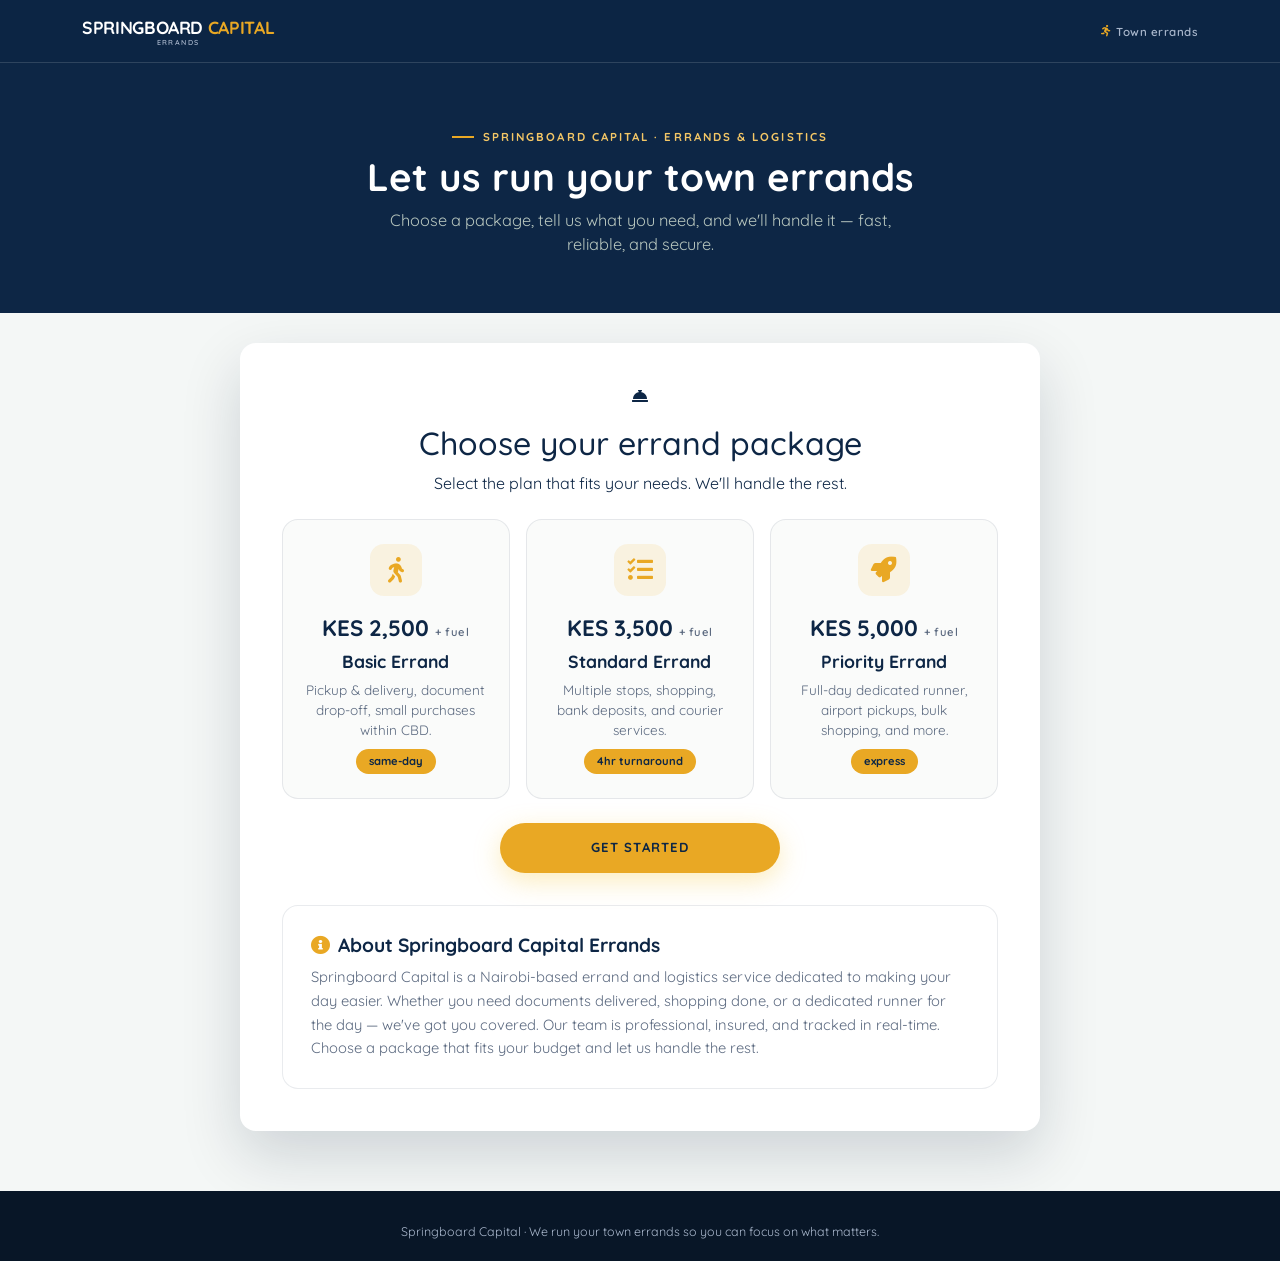
<file: ikumbi.html>
<!DOCTYPE html>
<html lang="en">
<head>
  <meta charset="UTF-8">
  <meta name="viewport" content="width=device-width, initial-scale=1.0">
  <title>Springboard Capital · Errands Kenya</title>

  <link rel="preconnect" href="https://fonts.googleapis.com">
  <link rel="preconnect" href="https://fonts.gstatic.com" crossorigin>
  <link href="https://fonts.googleapis.com/css2?family=Quicksand:wght@300;400;500;600;700&display=swap" rel="stylesheet">

  <link rel="stylesheet" href="https://cdnjs.cloudflare.com/ajax/libs/twitter-bootstrap/5.3.2/css/bootstrap.min.css">
  <link rel="stylesheet" href="https://cdnjs.cloudflare.com/ajax/libs/font-awesome/5.15.4/css/all.min.css">

  <style>
    :root {
      --dark: #0D2645;
      --navy-light: #15355E;
      --gold: #E9A824;
      --gold-soft: #F4C766;
      --ivory: #FFFFFF;
      --white: #FFFFFF;
      --ink: #0D2645;
      --muted: #5C6A80;
      --line: rgba(13,38,69,.09);
      --line-light: rgba(255,255,255,.14);
      --font-display: 'Quicksand', sans-serif;
      --font-body: 'Quicksand', sans-serif;
    }

    * { box-sizing: border-box; }
    body {
      font-family: var(--font-body);
      color: var(--ink);
      background: #f4f7f6;
      -webkit-font-smoothing: antialiased;
      margin: 0;
    }

    .navbar-moika {
      padding: .85rem 0;
      transition: all .3s ease;
      position: fixed;
      top: 0; left: 0; right: 0;
      z-index: 1200;
      background: rgba(13,38,69,0.94);
      backdrop-filter: blur(16px);
      border-bottom: 1px solid var(--line-light);
    }
    .navbar-brand-moika {
      font-weight: 700;
      font-size: 1.1rem;
      letter-spacing: -0.02em;
      color: var(--ivory);
      font-family: var(--font-display);
      text-decoration: none;
      display: inline-block;
      text-align: center;
    }
    .navbar-brand-moika span { color: var(--gold); }
    .navbar-brand-moika .sub {
      display: block;
      font-size: .45rem;
      letter-spacing: .2em;
      font-weight: 600;
      color: #A9B7CC;
      margin-top: -2px;
      font-family: var(--font-body);
    }
    .navbar-secure {
      color: #A9B7CC;
      font-size: .72rem;
      font-weight: 600;
      letter-spacing: .04em;
      display: flex;
      align-items: center;
      gap: .4rem;
    }
    .navbar-secure i { color: var(--gold); }

    .nominate-hero {
      padding: 120px 0 40px;
      background: var(--dark);
      color: var(--ivory);
    }
    .nominate-hero h1 {
      font-size: clamp(1.7rem, 4vw, 2.4rem);
      font-weight: 700;
      font-family: var(--font-display);
    }
    .nominate-hero p {
      color: #B7C6BE;
      font-size: 1.02rem;
    }
    .eyebrow {
      font-size: .72rem; letter-spacing: .18em; text-transform: uppercase; font-weight: 700;
      color: var(--gold-soft); display: inline-flex; align-items: center; gap: .55rem;
    }
    .eyebrow::before { content: ""; width: 22px; height: 2px; background: var(--gold); display: inline-block; }

    .form-wrap { padding: 30px 0 60px; }
    .form-card {
      background: var(--white);
      border-radius: 16px;
      padding: 2.6rem;
      max-width: 800px;
      margin: 0 auto;
      box-shadow: 0 24px 60px rgba(7,26,51,0.16);
    }
    @media (max-width: 767px) {
      .form-card { padding: 1.7rem 1.3rem; }
      .nominate-hero { padding: 108px 0 32px; }
    }

    .service-card {
      background: #fafbfa;
      border-radius: 16px;
      padding: 1.5rem 1.2rem;
      border: 1px solid var(--line);
      transition: all 0.25s ease;
      height: 100%;
    }
    .service-card:hover {
      transform: translateY(-4px);
      box-shadow: 0 12px 30px rgba(0,0,0,0.06);
      border-color: var(--gold);
    }
    .service-card .icon-wrap {
      width: 52px;
      height: 52px;
      background: rgba(233,168,36,0.12);
      border-radius: 14px;
      display: flex;
      align-items: center;
      justify-content: center;
      margin-bottom: 1rem;
    }
    .service-card .icon-wrap i {
      color: var(--gold);
      font-size: 1.6rem;
    }
    .service-card .price-tag {
      font-size: 1.4rem;
      font-weight: 700;
      color: var(--dark);
      font-family: var(--font-display);
    }
    .service-card .price-tag small {
      font-size: .7rem;
      font-weight: 600;
      color: var(--muted);
      letter-spacing: .04em;
    }
    .service-card .service-name {
      font-weight: 700;
      font-size: 1.1rem;
      color: var(--ink);
      margin-top: .2rem;
    }
    .service-card .service-desc {
      font-size: .85rem;
      color: var(--muted);
      margin-top: .3rem;
    }

    .badge-gold {
      background: var(--gold);
      color: var(--dark);
      font-weight: 700;
      font-size: .7rem;
      padding: .25rem .8rem;
      border-radius: 20px;
      display: inline-block;
    }

    .btn-submit-nom {
      width: 100%;
      background: var(--gold);
      color: var(--dark);
      font-weight: 700;
      font-size: .82rem;
      letter-spacing: .08em;
      text-transform: uppercase;
      padding: .95rem;
      border: none;
      border-radius: 30px;
      box-shadow: 0 8px 26px rgba(245,200,66,.35);
      transition: all .28s ease;
      cursor: pointer;
    }
    .btn-submit-nom:hover { background: var(--gold-soft); transform: translateY(-2px); box-shadow: 0 12px 32px rgba(245,200,66,.5); }
    .btn-submit-nom:disabled { opacity: 0.6; cursor: not-allowed; transform: none !important; box-shadow: none; }

    .btn-outline-gold {
      background: transparent;
      border: 2px solid var(--gold);
      color: var(--dark);
      font-weight: 700;
      font-size: .82rem;
      letter-spacing: .08em;
      text-transform: uppercase;
      padding: .85rem;
      border-radius: 30px;
      transition: all .28s ease;
      cursor: pointer;
      width: 100%;
    }
    .btn-outline-gold:hover {
      background: var(--gold);
      color: var(--dark);
    }

    .footer-moika { background: #081627; color: #A9B7CC; padding: 2rem 0 1.2rem; text-align: center; font-size: .78rem; }

    .toast-moika {
      position: fixed; bottom: 1.3rem; left: 1.3rem; z-index: 2000;
      background: var(--dark); color: var(--ivory);
      padding: .85rem 1.2rem; border-radius: 6px;
      border-left: 3px solid var(--gold);
      box-shadow: 0 10px 26px rgba(0,0,0,.3);
      transform: translateY(120%); opacity: 0;
      transition: all .28s ease;
      font-size: .85rem; max-width: 320px;
    }
    .toast-moika.show { transform: translateY(0); opacity: 1; }
    .toast-moika.error { border-left-color: #C0392B; }

    .about-section {
      background: white;
      border-radius: 16px;
      padding: 1.8rem 1.8rem;
      border: 1px solid var(--line);
      margin-top: 2rem;
    }
    .about-section h3 {
      font-weight: 700;
      font-size: 1.2rem;
      color: var(--dark);
      font-family: var(--font-display);
    }
    .about-section p {
      color: var(--muted);
      font-size: .92rem;
      line-height: 1.6;
      margin-bottom: 0;
    }

    [data-step-panel] { display: none; }
    [data-step-panel].active { display: block; animation: fadeIn .3s ease; }
    @keyframes fadeIn { from { opacity: 0; transform: translateY(6px); } to { opacity: 1; transform: translateY(0); } }
    @media (prefers-reduced-motion: reduce) { [data-step-panel].active { animation: none; } }
  </style>
</head>
<body>

<!-- NAVBAR -->
<nav class="navbar-moika">
  <div class="container d-flex justify-content-between align-items-center">
    <span class="navbar-brand-moika">SPRINGBOARD <span>CAPITAL</span><span class="sub">ERRANDS</span></span>
    <span class="navbar-secure"><i class="fas fa-running"></i> Town errands</span>
  </div>
</nav>

<!-- HERO -->
<section class="nominate-hero">
  <div class="container text-center">
    <span class="eyebrow">Springboard Capital · Errands & logistics</span>
    <h1 class="mt-2">Let us run your town errands</h1>
    <p class="mx-auto mt-2" style="max-width:520px;">Choose a package, tell us what you need, and we'll handle it — fast, reliable, and secure.</p>
  </div>
</section>

<!-- MAIN CONTENT -->
<section class="form-wrap">
  <div class="container">
    <div class="form-card">

      <!-- STEP 1 : packages -->
      <div data-step-panel data-step="1" class="active">
        <div class="text-center mb-4">
          <div class="welcome-icon" style="margin: 0 auto 1rem auto;"><i class="fas fa-concierge-bell"></i></div>
          <h2 class="step-heading">Choose your errand package</h2>
          <p class="step-sub">Select the plan that fits your needs. We'll handle the rest.</p>
        </div>

        <div class="row g-3">
          <!-- Package 1: 2500 -->
          <div class="col-md-4">
            <div class="service-card text-center">
              <div class="icon-wrap" style="margin-left: auto; margin-right: auto;"><i class="fas fa-walking"></i></div>
              <div class="price-tag">KES 2,500 <small>+ fuel</small></div>
              <div class="service-name">Basic Errand</div>
              <div class="service-desc">Pickup & delivery, document drop-off, small purchases within CBD.</div>
              <span class="badge-gold mt-2">same-day</span>
            </div>
          </div>
          <!-- Package 2: 3500 -->
          <div class="col-md-4">
            <div class="service-card text-center">
              <div class="icon-wrap" style="margin-left: auto; margin-right: auto;"><i class="fas fa-tasks"></i></div>
              <div class="price-tag">KES 3,500 <small>+ fuel</small></div>
              <div class="service-name">Standard Errand</div>
              <div class="service-desc">Multiple stops, shopping, bank deposits, and courier services.</div>
              <span class="badge-gold mt-2">4hr turnaround</span>
            </div>
          </div>
          <!-- Package 3: 5000 -->
          <div class="col-md-4">
            <div class="service-card text-center">
              <div class="icon-wrap" style="margin-left: auto; margin-right: auto;"><i class="fas fa-rocket"></i></div>
              <div class="price-tag">KES 5,000 <small>+ fuel</small></div>
              <div class="service-name">Priority Errand</div>
              <div class="service-desc">Full-day dedicated runner, airport pickups, bulk shopping, and more.</div>
              <span class="badge-gold mt-2">express</span>
            </div>
          </div>
        </div>

        <div class="text-center mt-4">
          <button type="button" class="btn-submit-nom" style="max-width: 280px; margin: 0 auto;" data-next>Get started</button>
        </div>
      </div>

      <!-- STEP 2 : details & description -->
      <div data-step-panel data-step="2">
        <div class="form-section-label">Tell us about your errand</div>

        <div class="field" data-field="fullName">
          <label class="form-label-moika" for="fullName">Your full name</label>
          <input type="text" class="form-control-moika" id="fullName" placeholder="e.g. Wanjiru Mwangi" autocomplete="name">
          <div class="field-err">Please enter your name.</div>
        </div>

        <div class="field" data-field="phone">
          <label class="form-label-moika" for="phone">Phone number</label>
          <input type="tel" class="form-control-moika" id="phone" placeholder="0712 345 678">
          <div class="field-err">Please enter a valid phone number.</div>
        </div>

        <div class="field" data-field="package">
          <label class="form-label-moika" for="packageSelect">Select package</label>
          <select class="form-select-moika" id="packageSelect">
            <option value="Basic Errand (KES 2,500)">Basic Errand · KES 2,500</option>
            <option value="Standard Errand (KES 3,500)">Standard Errand · KES 3,500</option>
            <option value="Priority Errand (KES 5,000)">Priority Errand · KES 5,000</option>
          </select>
        </div>

        <div class="field" data-field="errandDesc">
          <label class="form-label-moika" for="errandDesc">Describe your errand</label>
          <textarea class="form-control-moika" id="errandDesc" rows="3" placeholder="What do you need done? Pickup from, drop-off to, special instructions..."></textarea>
          <div class="field-err">Please describe your errand.</div>
        </div>

        <button type="button" class="btn-submit-nom mt-2" data-next>Next</button>
        <button type="button" class="btn-back-nom" data-prev>← Back</button>
      </div>

      <!-- STEP 3 : review & confirm -->
      <div data-step-panel data-step="3">
        <div class="form-section-label">Review your errand</div>
        <p class="step-sub" style="margin-bottom:1.2rem;">Please confirm the details before we dispatch a runner.</p>

        <div class="review-list">
          <div class="review-row">
            <div class="r-icon"><i class="fas fa-user"></i></div>
            <div><div class="r-label">Name</div><div class="r-value" id="rvName">—</div></div>
          </div>
          <div class="review-row">
            <div class="r-icon"><i class="fas fa-phone"></i></div>
            <div><div class="r-label">Phone</div><div class="r-value" id="rvPhone">—</div></div>
          </div>
          <div class="review-row">
            <div class="r-icon"><i class="fas fa-box"></i></div>
            <div><div class="r-label">Package</div><div class="r-value" id="rvPackage">—</div></div>
          </div>
          <div class="review-row">
            <div class="r-icon"><i class="fas fa-pen"></i></div>
            <div><div class="r-label">Errand details</div><div class="r-value" id="rvDesc">—</div></div>
          </div>
        </div>

        <button type="button" class="btn-submit-nom mt-3" id="confirmBtn">Confirm & dispatch</button>
        <button type="button" class="btn-back-nom" data-prev>← Back</button>
      </div>

      <!-- STEP 4 : success / payment placeholder -->
      <div data-step-panel data-step="4">
        <div class="text-center py-3">
          <div class="welcome-icon" style="margin: 0 auto 1.2rem auto; background: rgba(233,168,36,0.2);">
            <i class="fas fa-check-circle" style="color: var(--gold); font-size: 2rem;"></i>
          </div>
          <h2 class="step-heading">Errand confirmed!</h2>
          <p class="step-sub">We've received your request. A runner will be assigned shortly.</p>
          <div class="secured-box" style="background: #fdf6e6; border-color: var(--gold);">
            <div class="secured-label"><i class="fas fa-coins" style="color: var(--gold);"></i> Payment</div>
            <div class="pay-badges" style="gap: .8rem;">
              <span class="badge-pay">M-PESA</span>
              <span class="badge-pay">Bank transfer</span>
              <span class="badge-pay">Cash</span>
            </div>
            <p class="mt-2" style="font-size: .8rem; color: var(--muted);">Pay on completion or via M-PESA Paybill.</p>
          </div>
          <button type="button" class="btn-outline-gold" onclick="location.reload();">Start another errand</button>
        </div>
      </div>

      <!-- About section (visible on step 1) -->
      <div class="about-section" id="aboutSection">
        <h3><i class="fas fa-info-circle" style="color: var(--gold); margin-right: .5rem;"></i>About Springboard Capital Errands</h3>
        <p>Springboard Capital is a Nairobi-based errand and logistics service dedicated to making your day easier. Whether you need documents delivered, shopping done, or a dedicated runner for the day — we've got you covered. Our team is professional, insured, and tracked in real-time. Choose a package that fits your budget and let us handle the rest.</p>
      </div>
    </div>
  </div>
</section>

<footer class="footer-moika">
  Springboard Capital · We run your town errands so you can focus on what matters.
</footer>

<div class="toast-moika" id="toastMoika"></div>

<script>
(function(){
  "use strict";

  var currentStep = 1;
  var totalSteps = 4;

  var panels = document.querySelectorAll("[data-step-panel]");
  var aboutSection = document.getElementById("aboutSection");

  function showToast(msg, isError){
    var t = document.getElementById("toastMoika");
    t.textContent = msg;
    t.classList.toggle("error", !!isError);
    t.classList.add("show");
    setTimeout(function(){ t.classList.remove("show"); }, 4000);
  }

  function showStep(step){
    panels.forEach(function(p){
      p.classList.toggle("active", parseInt(p.getAttribute("data-step"), 10) === step);
    });
    currentStep = step;

    // hide about section on steps > 1
    if (aboutSection) {
      aboutSection.style.display = (step === 1) ? 'block' : 'none';
    }

    window.scrollTo({ top: 0, behavior: "smooth" });
  }

  function goNext(){
    if (!validateStep(currentStep)) return;
    if (currentStep === 2) populateReview();
    if (currentStep < totalSteps) showStep(currentStep + 1);
  }

  function goPrev(){
    if (currentStep > 1) showStep(currentStep - 1);
  }

  document.querySelectorAll("[data-next]").forEach(function(btn){
    btn.addEventListener("click", goNext);
  });
  document.querySelectorAll("[data-prev]").forEach(function(btn){
    btn.addEventListener("click", goPrev);
  });

  function setInvalid(fieldEl, invalid){
    fieldEl.classList.toggle("invalid", invalid);
  }

  function validateStep(step){
    var valid = true;

    if (step === 2){
      var name = document.getElementById("fullName");
      var phone = document.getElementById("phone");
      var desc = document.getElementById("errandDesc");

      var nameOk = name.value.trim().length > 1;
      setInvalid(name.closest(".field"), !nameOk);
      if (!nameOk) valid = false;

      var phoneDigits = phone.value.replace(/\D/g, "");
      var phoneOk = phoneDigits.length >= 9;
      setInvalid(phone.closest(".field"), !phoneOk);
      if (!phoneOk) valid = false;

      var descOk = desc.value.trim().length > 3;
      setInvalid(desc.closest(".field"), !descOk);
      if (!descOk) valid = false;

      if (!valid) showToast("Please fill in all required fields correctly.", true);
    }

    return valid;
  }

  function getFormData(){
    return {
      fullName: document.getElementById("fullName").value.trim(),
      phone: document.getElementById("phone").value.trim(),
      package: document.getElementById("packageSelect").value,
      errandDesc: document.getElementById("errandDesc").value.trim()
    };
  }

  function populateReview(){
    var d = getFormData();
    document.getElementById("rvName").textContent = d.fullName || "—";
    document.getElementById("rvPhone").textContent = d.phone || "—";
    document.getElementById("rvPackage").textContent = d.package || "—";
    document.getElementById("rvDesc").textContent = d.errandDesc || "—";
  }

  // confirm button -> step 4 (success)
  var confirmBtn = document.getElementById("confirmBtn");
  confirmBtn.addEventListener("click", function(){
    var d = getFormData();
    if (!d.fullName || !d.phone || !d.errandDesc) {
      showToast("Please fill in all details first.", true);
      return;
    }
    // simulate submission
    confirmBtn.disabled = true;
    confirmBtn.textContent = "Submitting…";

    setTimeout(function(){
      showToast("Errand dispatched! We'll call you shortly.");
      confirmBtn.disabled = false;
      confirmBtn.textContent = "Confirm & dispatch";
      showStep(4);
    }, 800);
  });

  // ensure about is visible on load
  showStep(1);
})();
</script>
</body>
</html>
</file>
